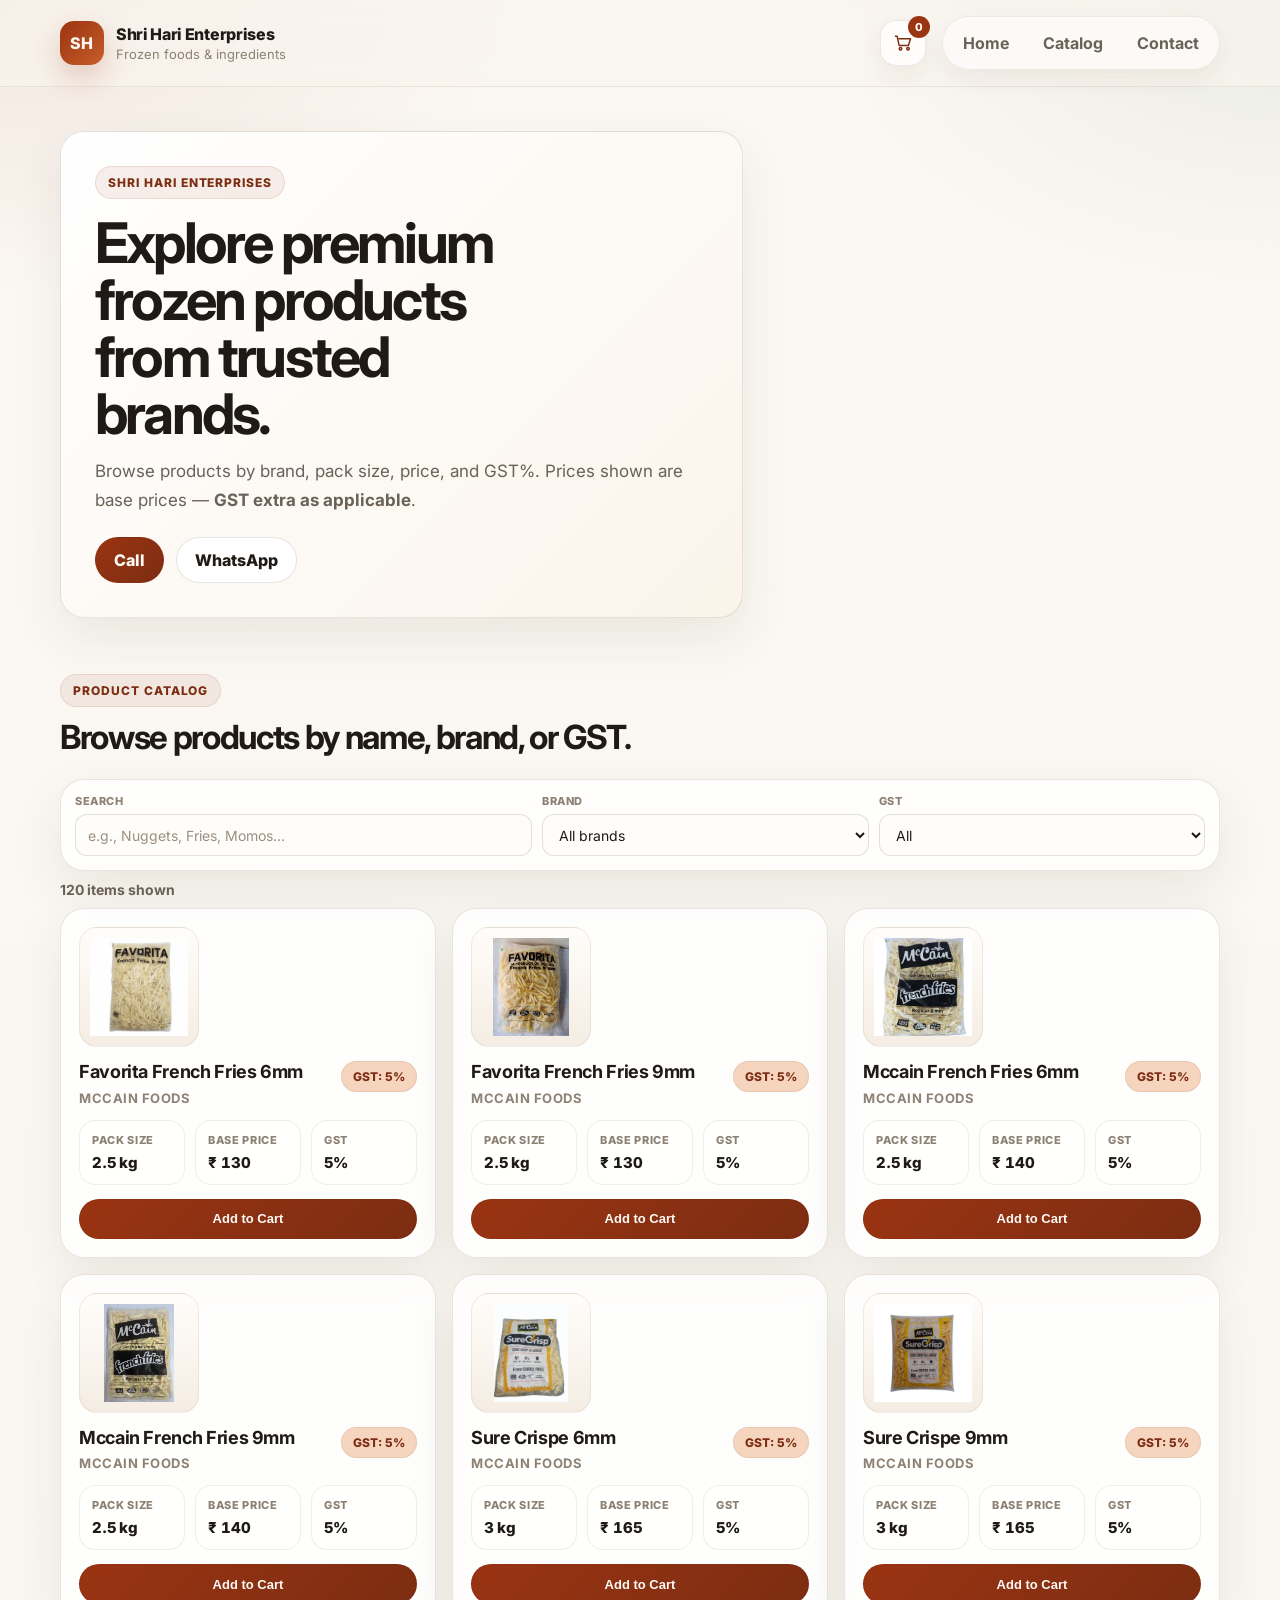
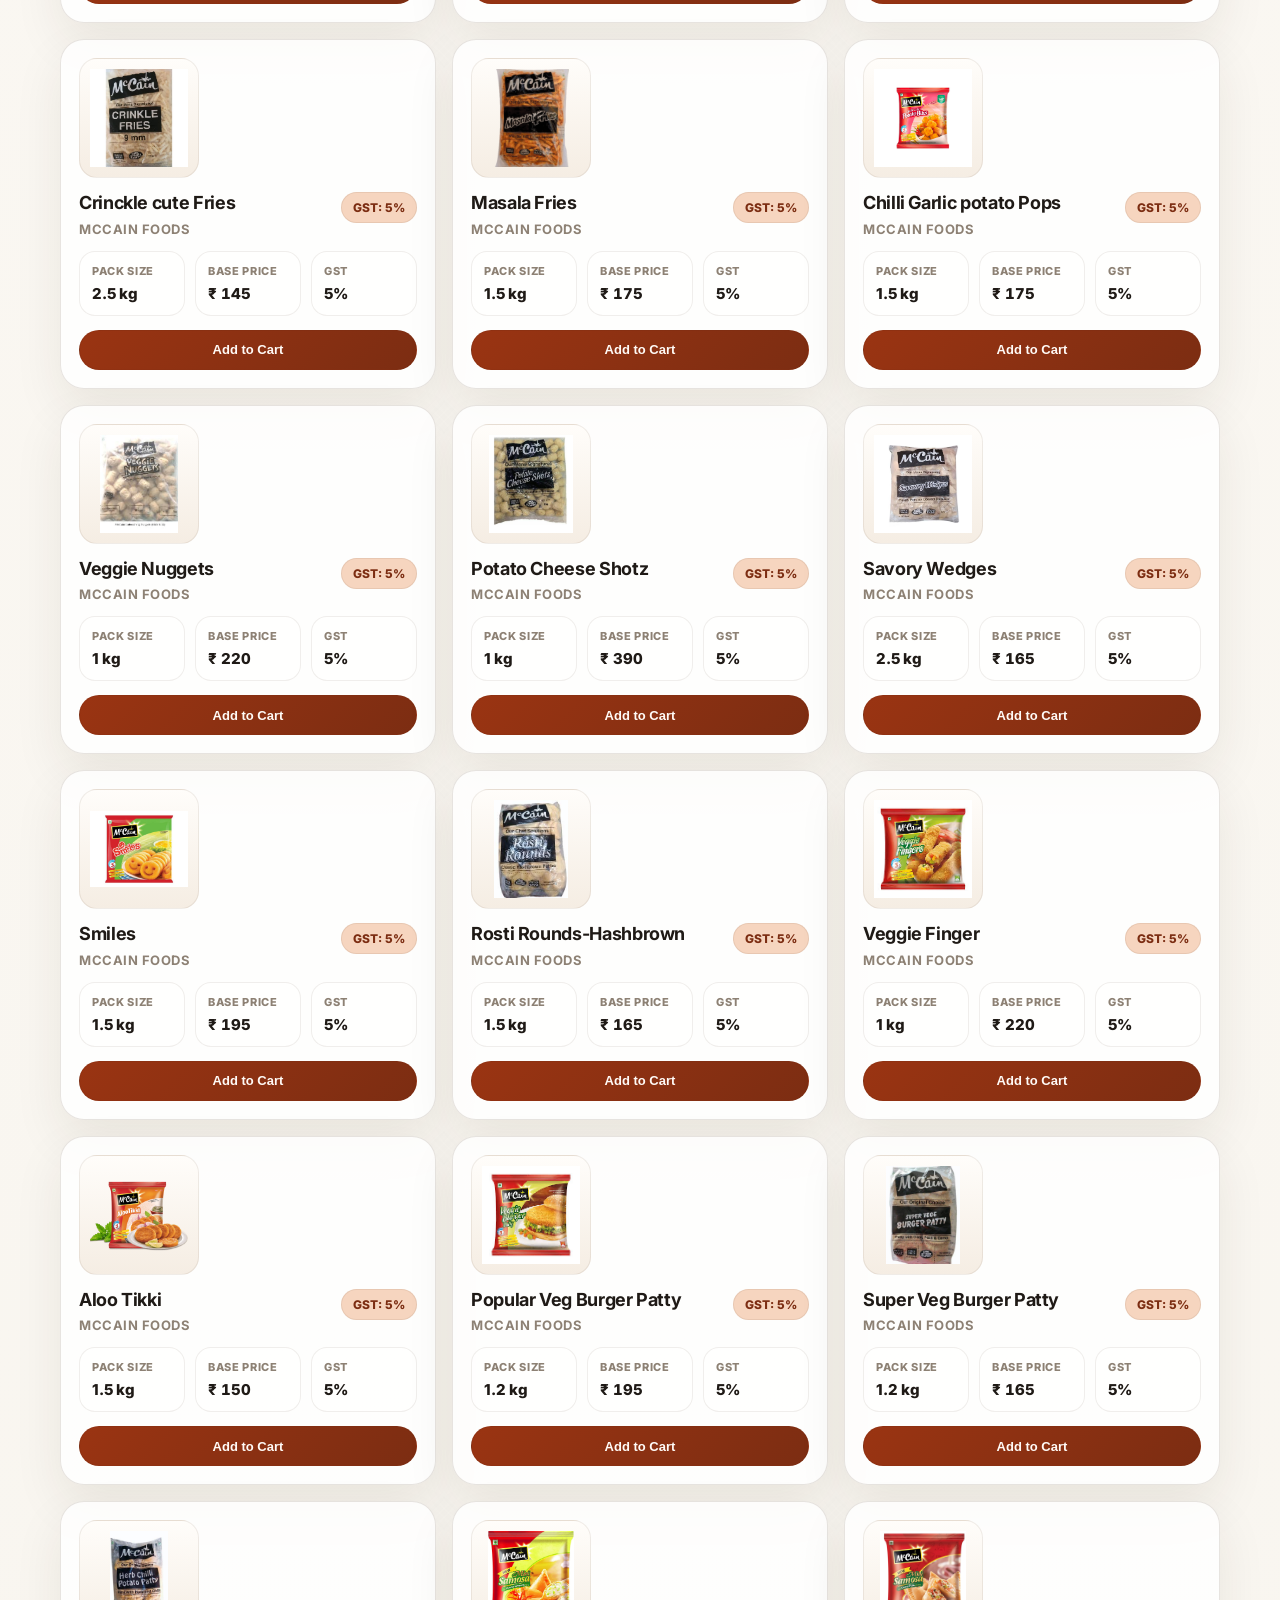
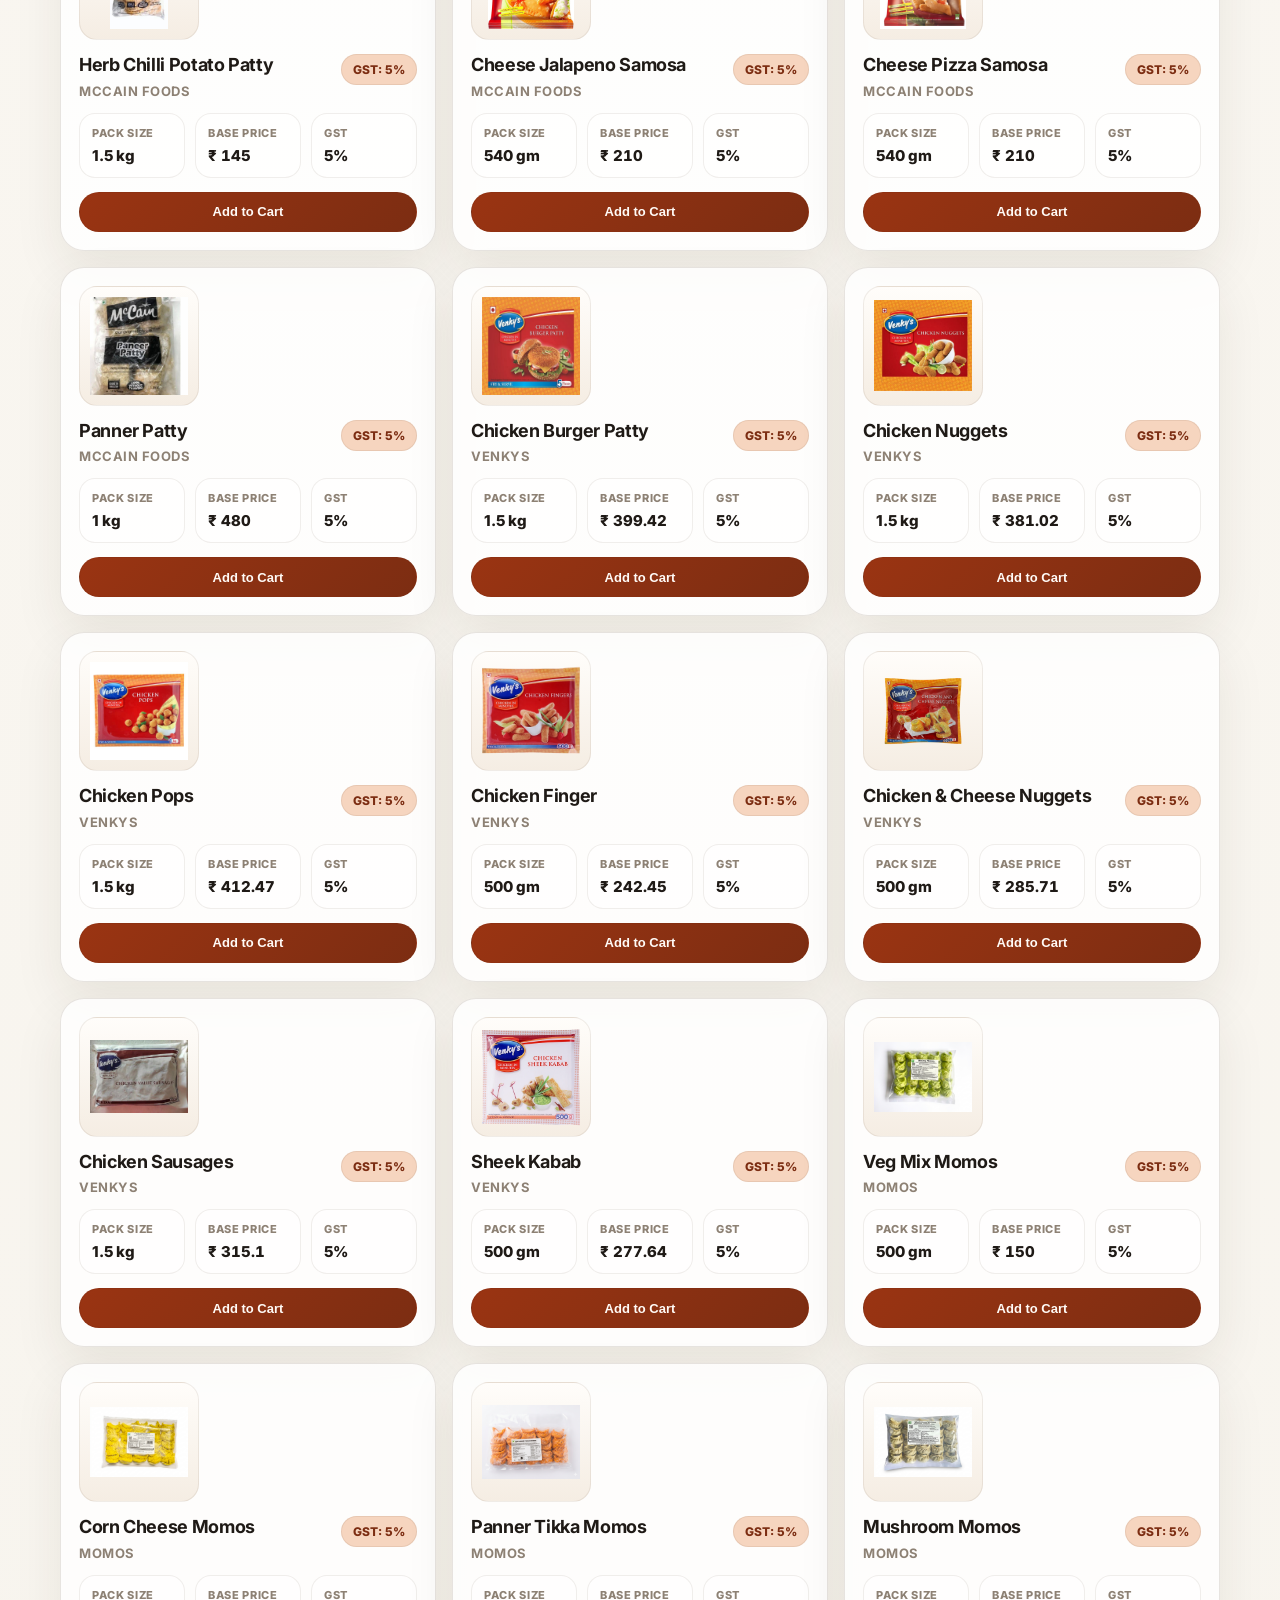
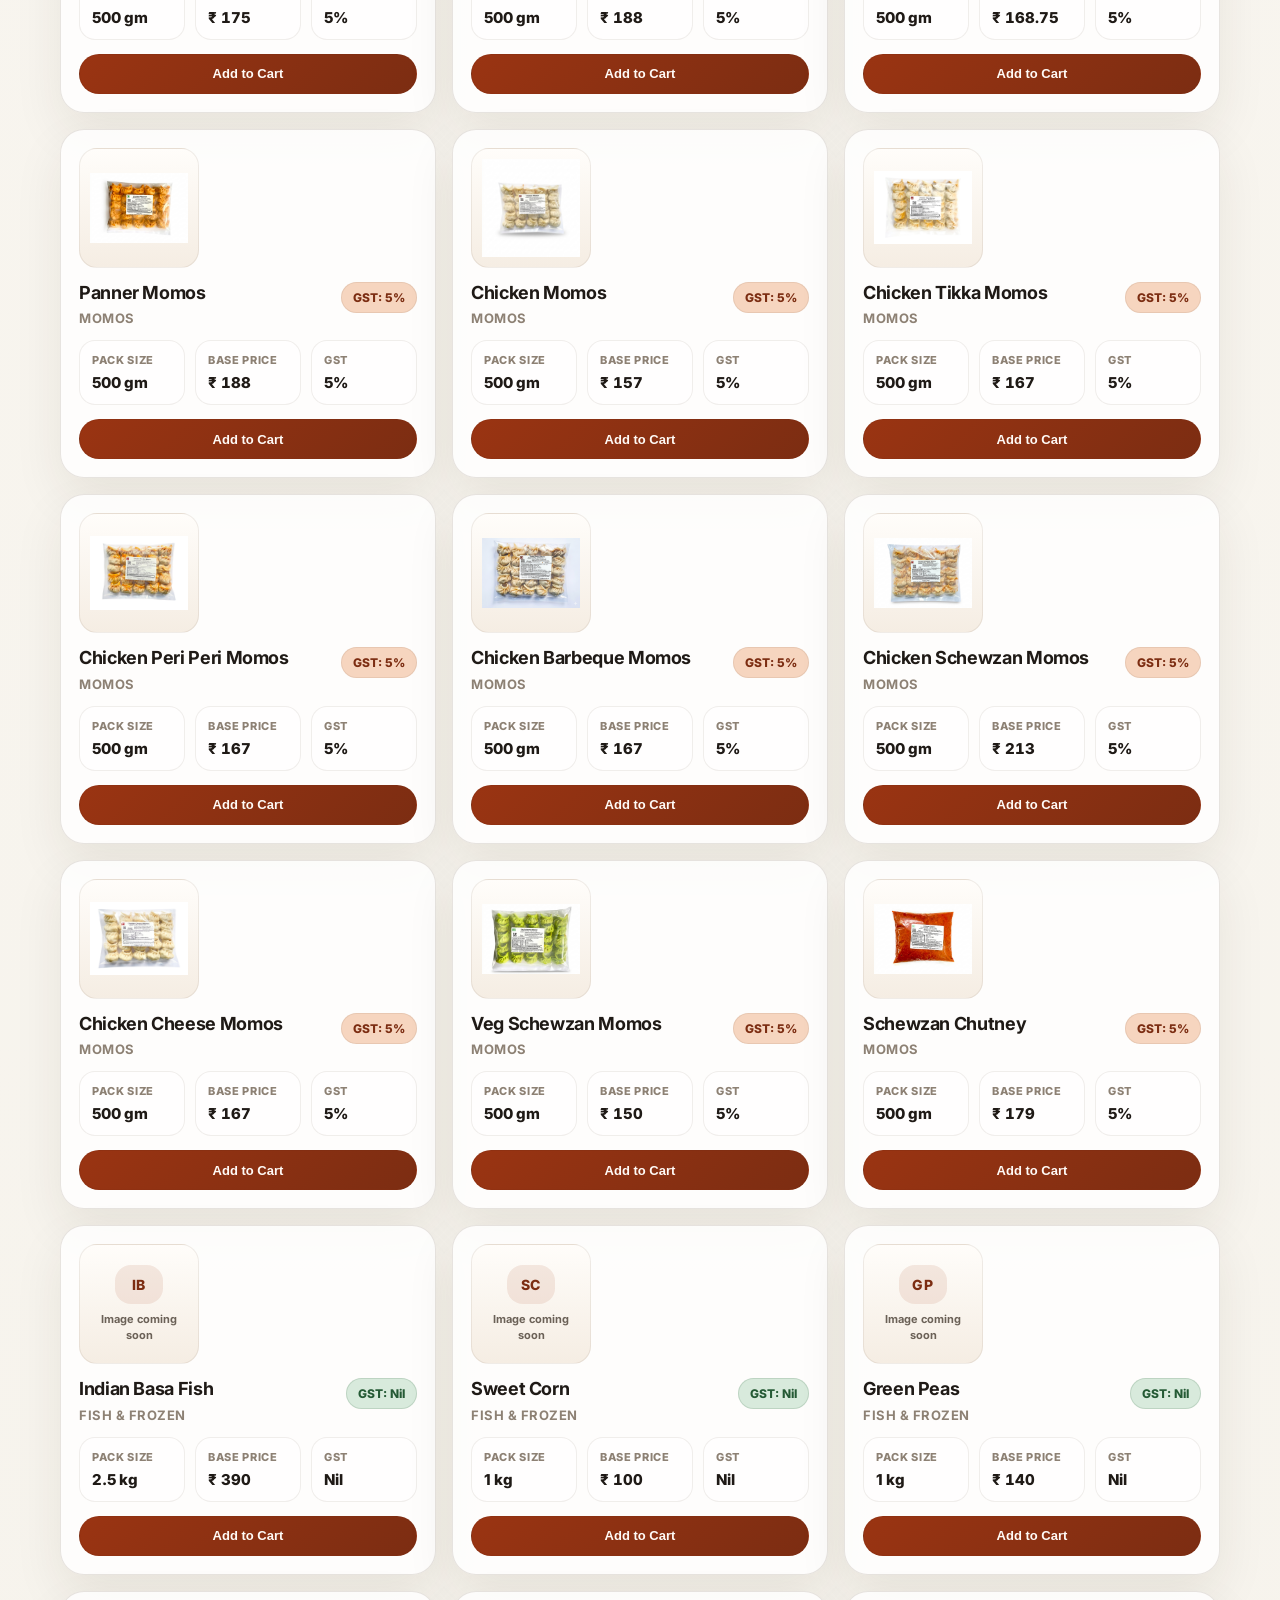
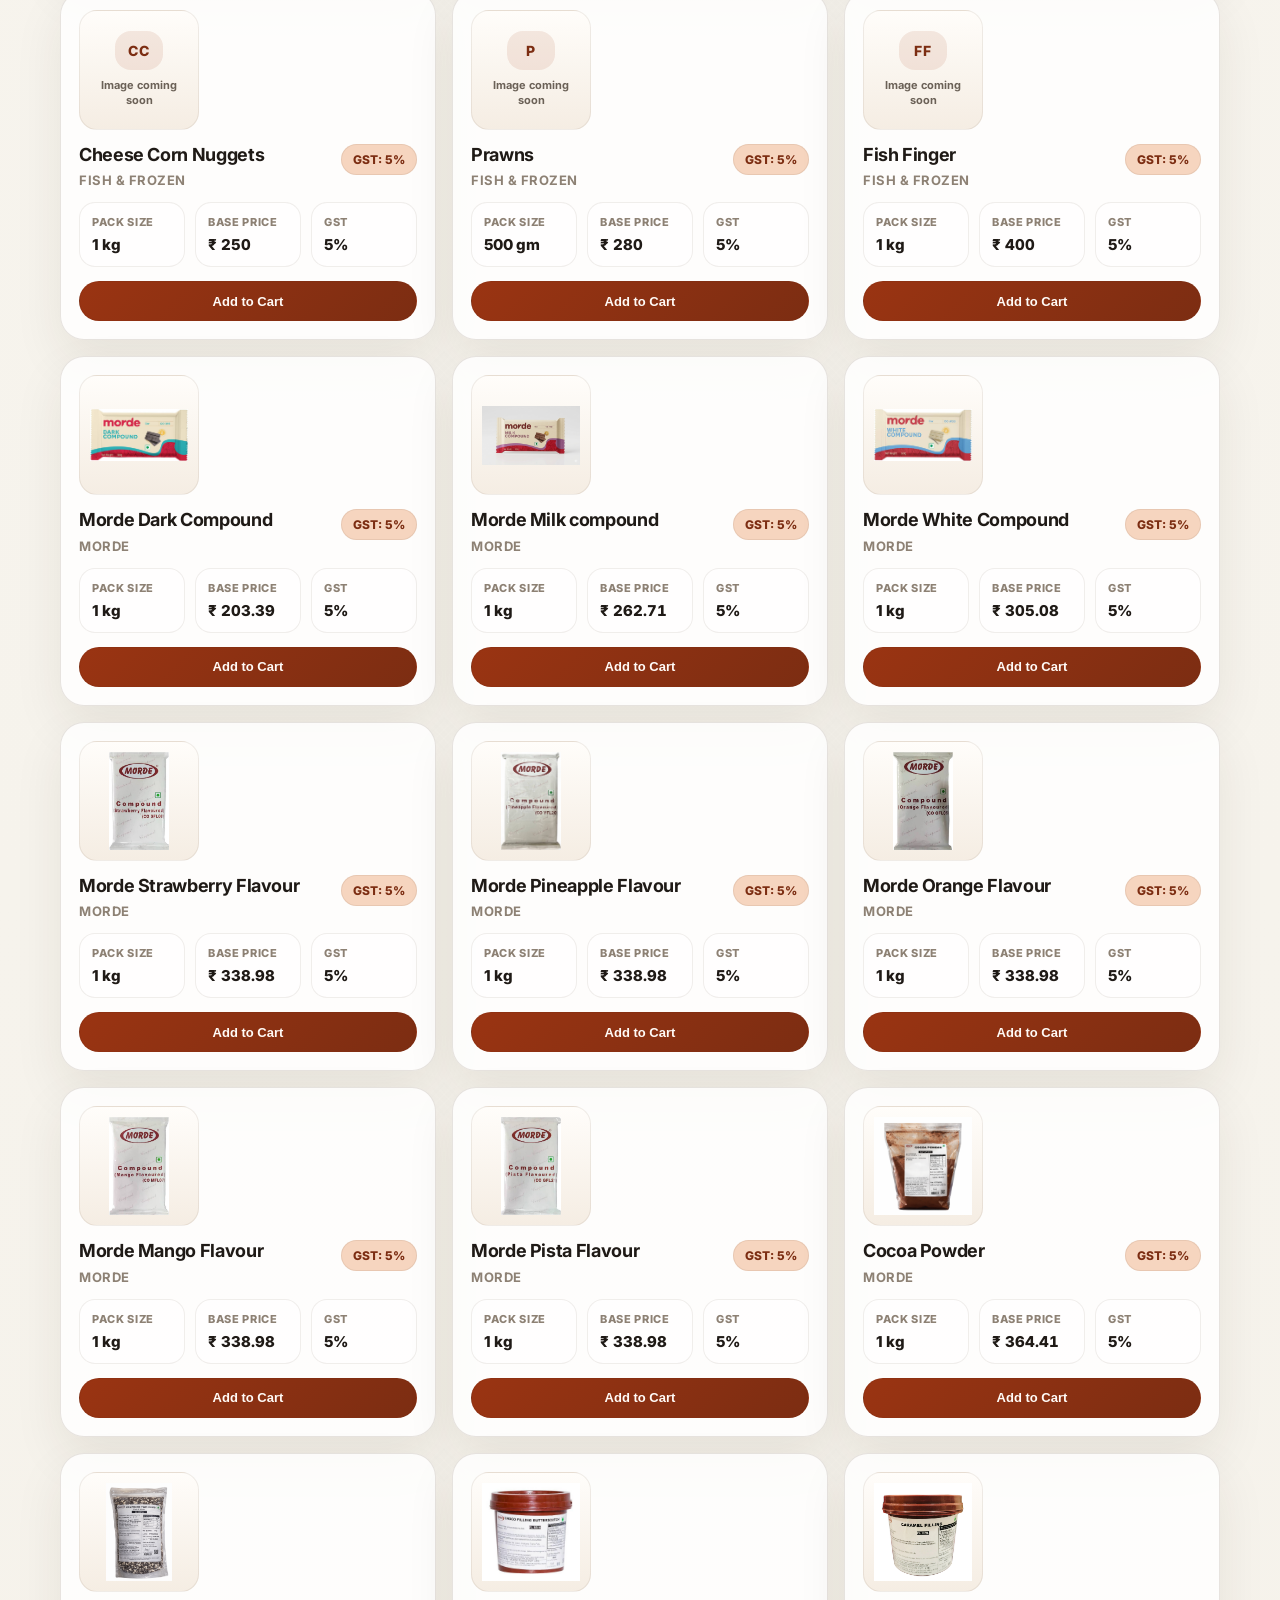
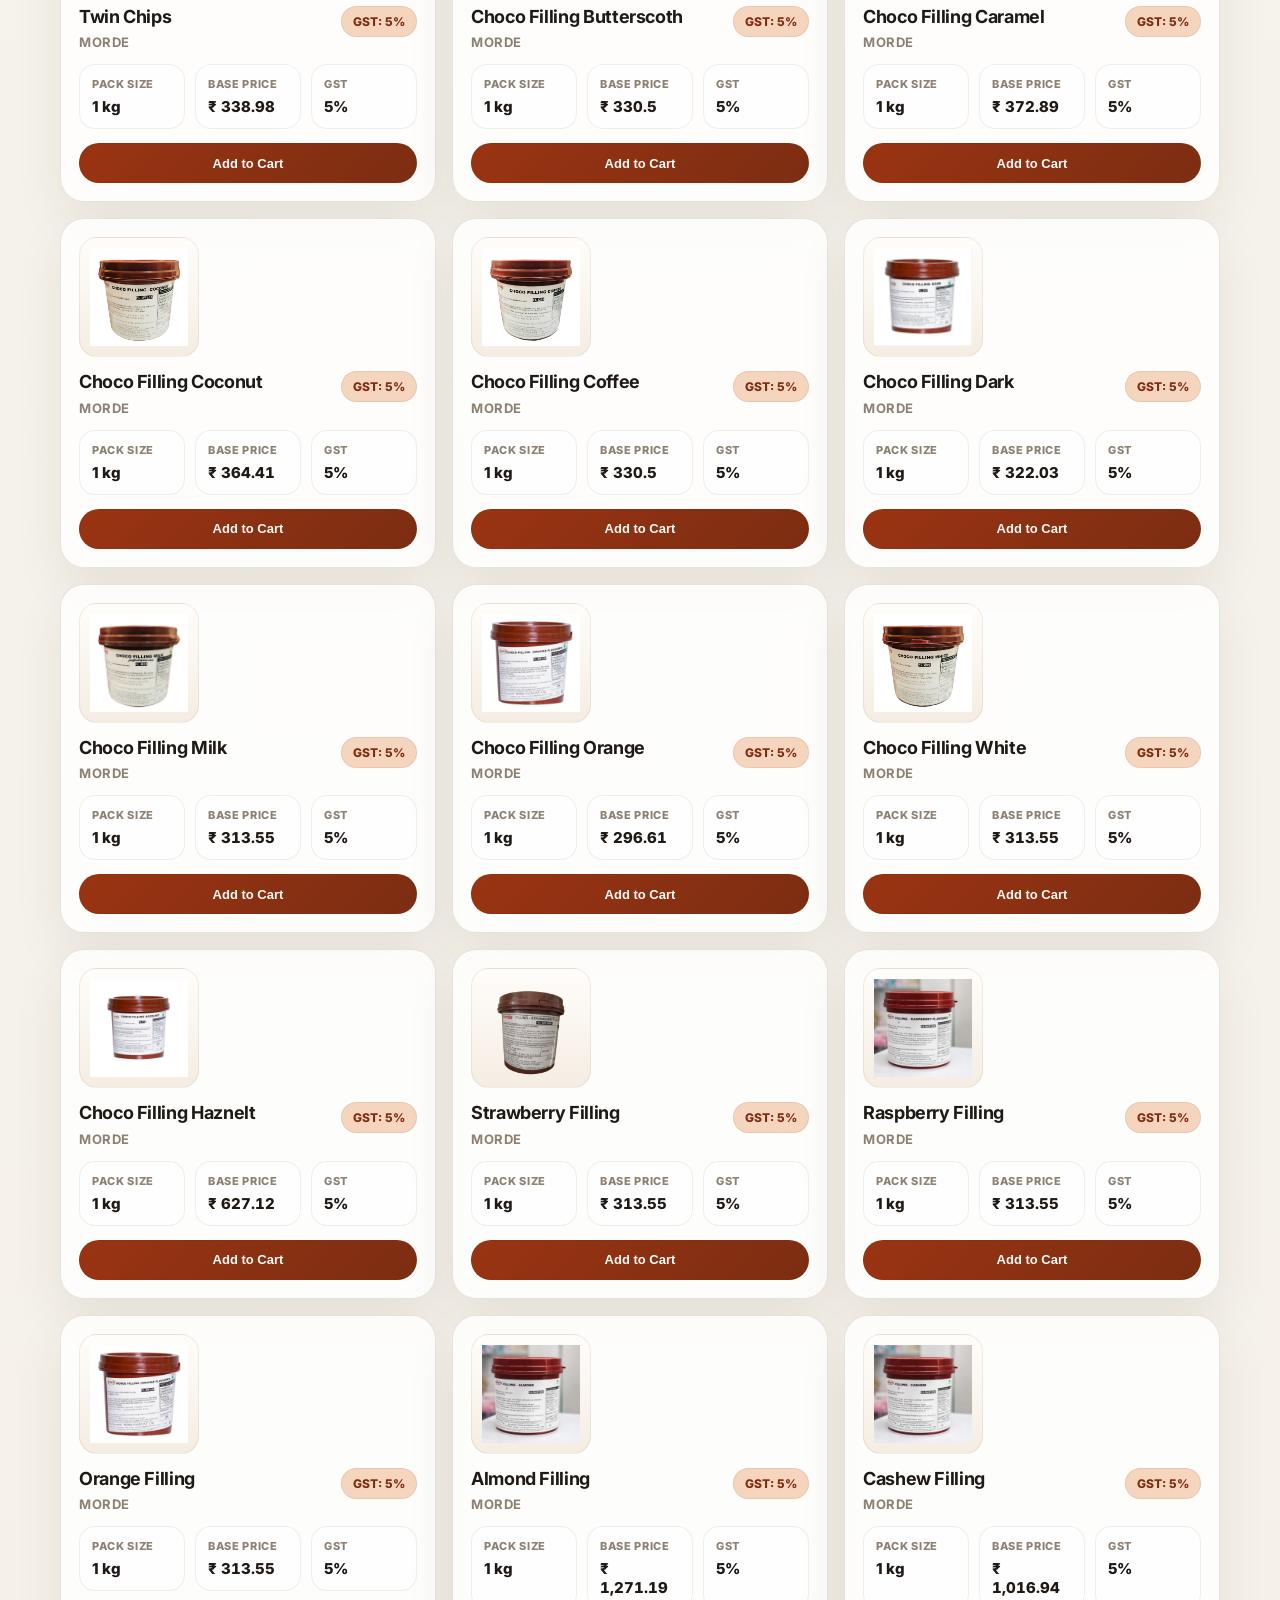
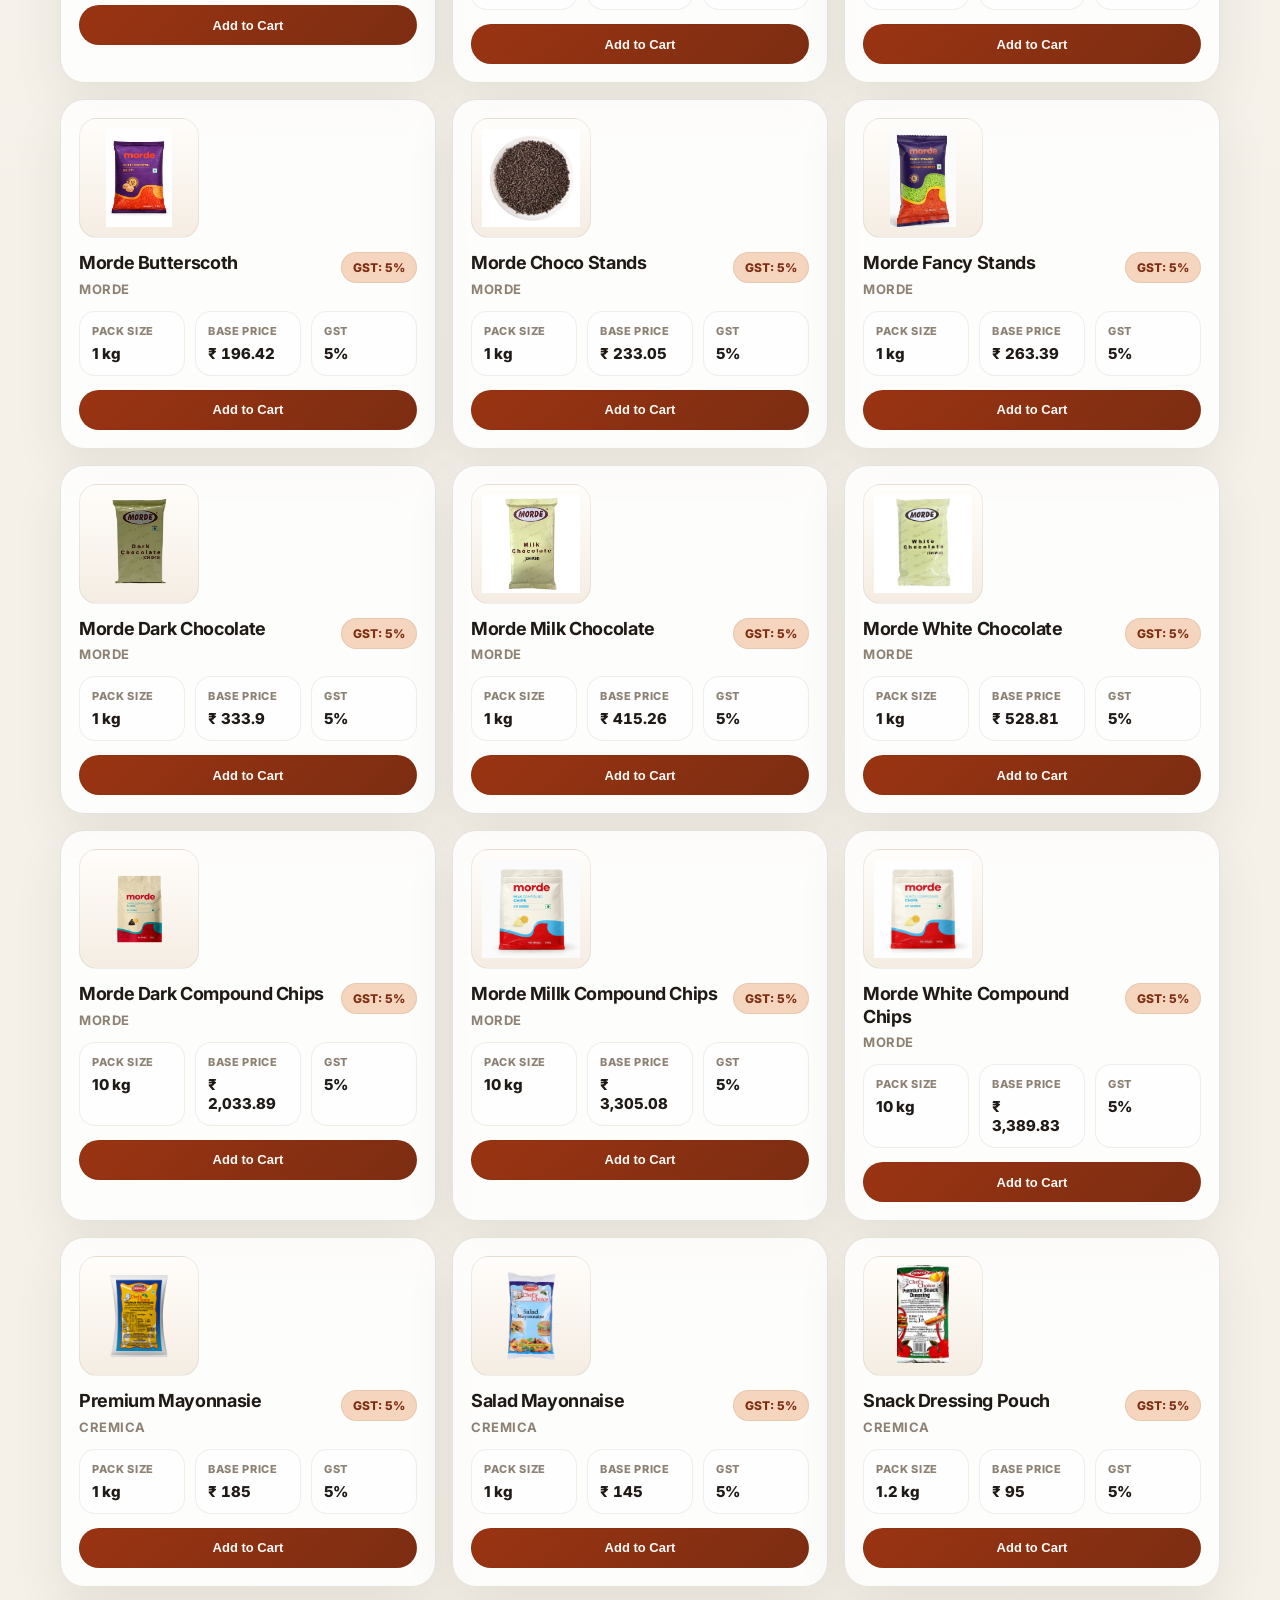
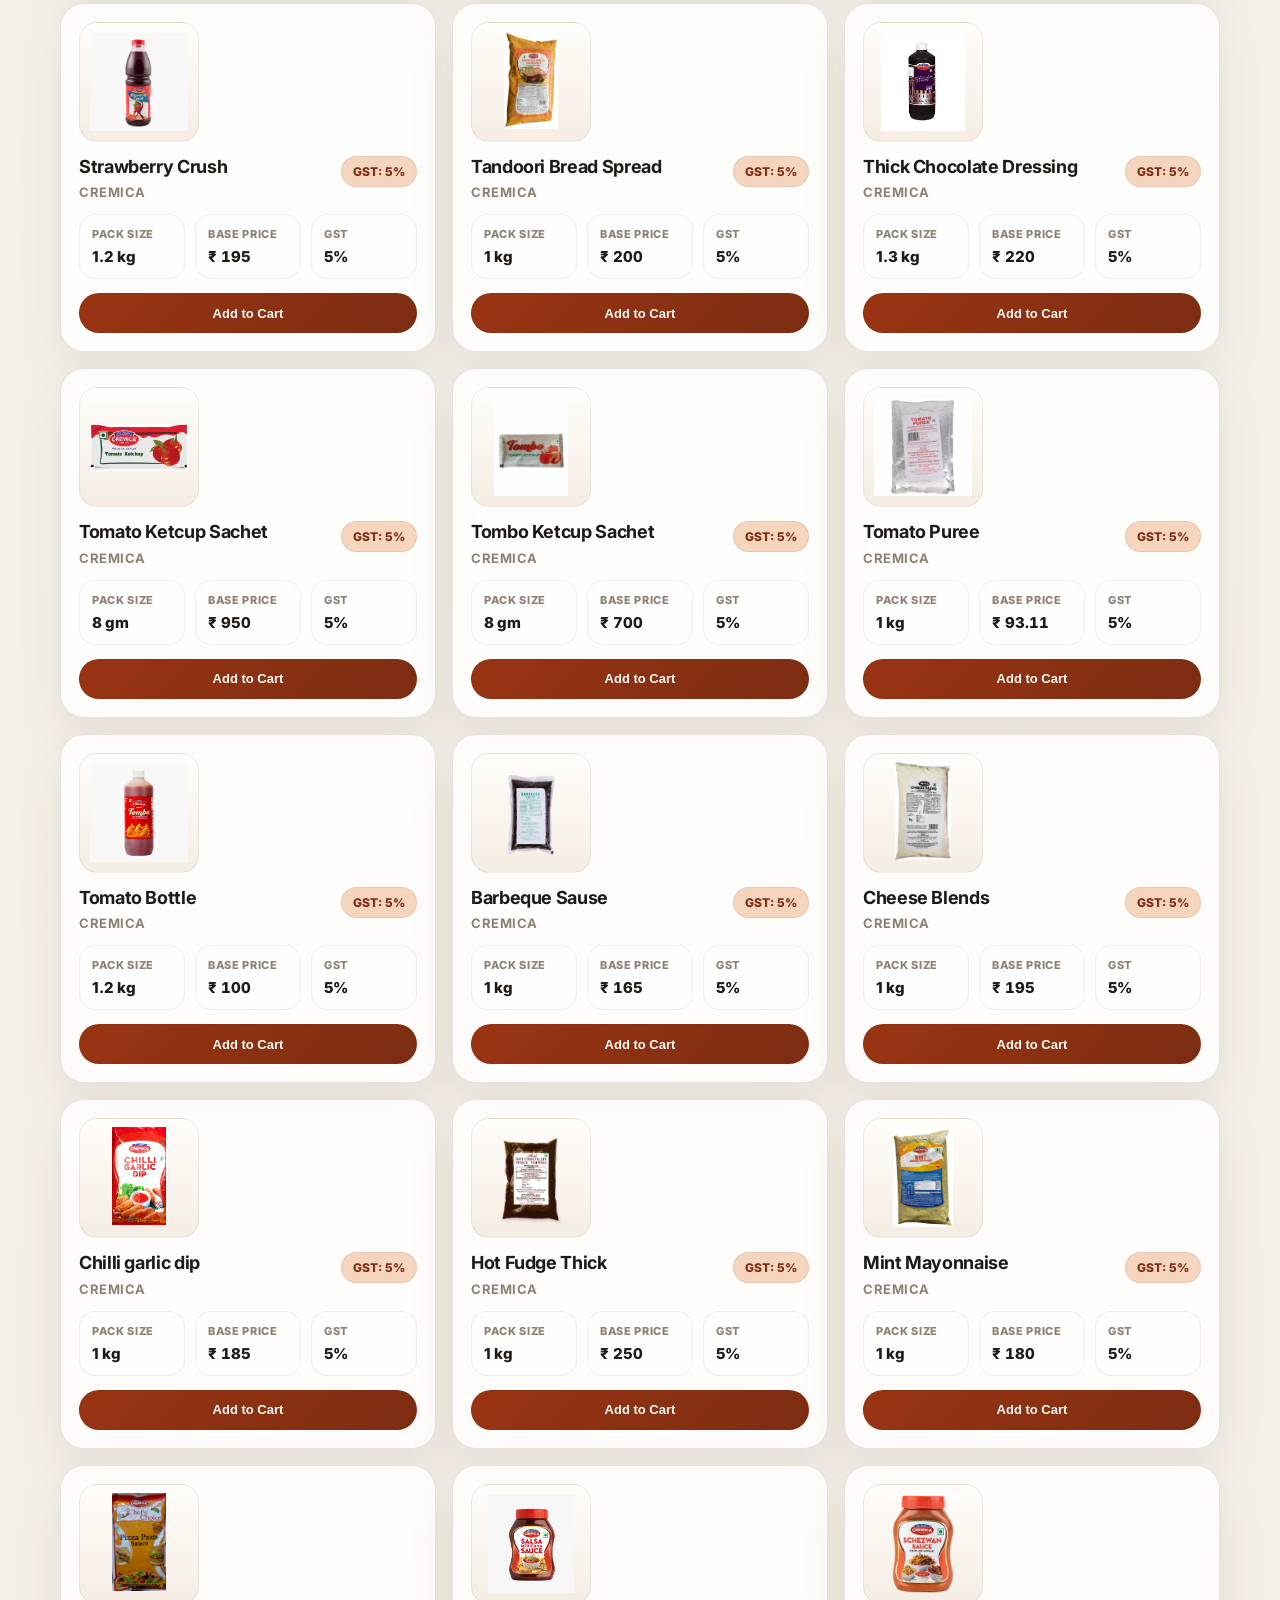
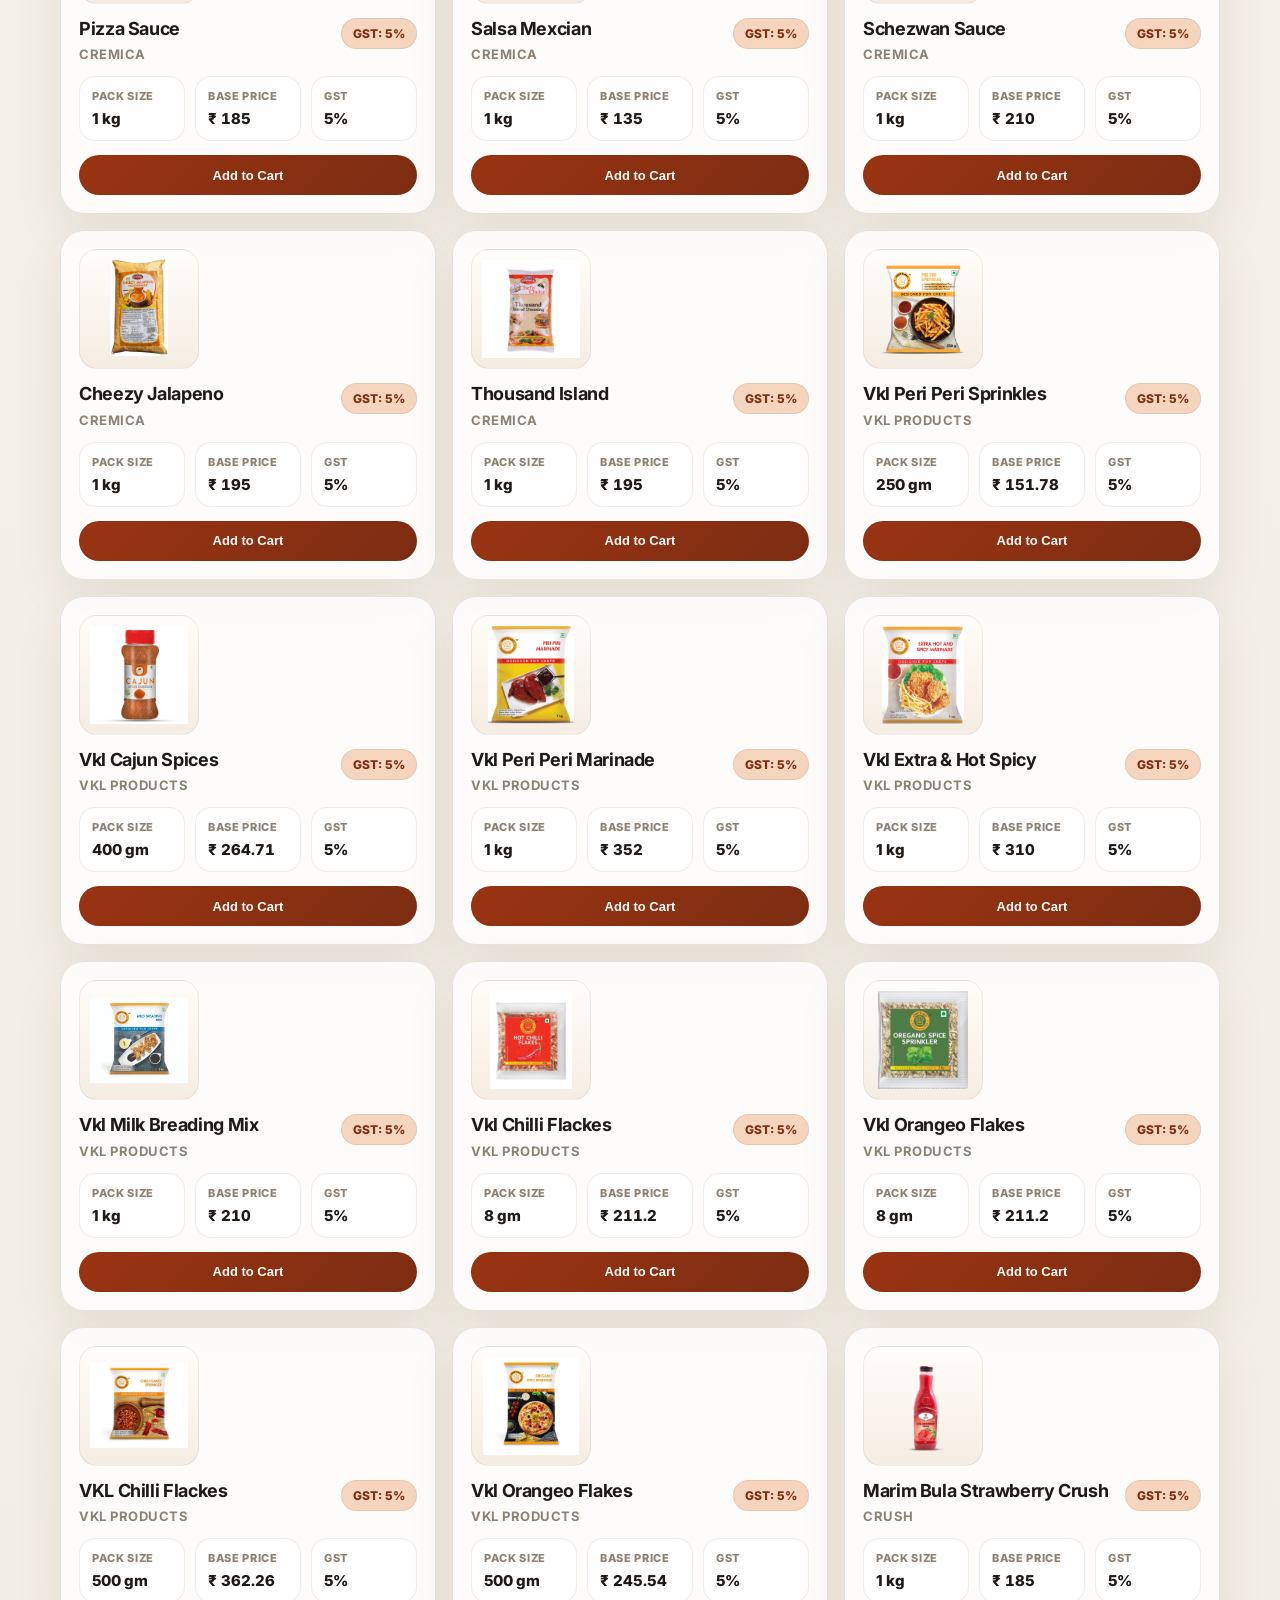
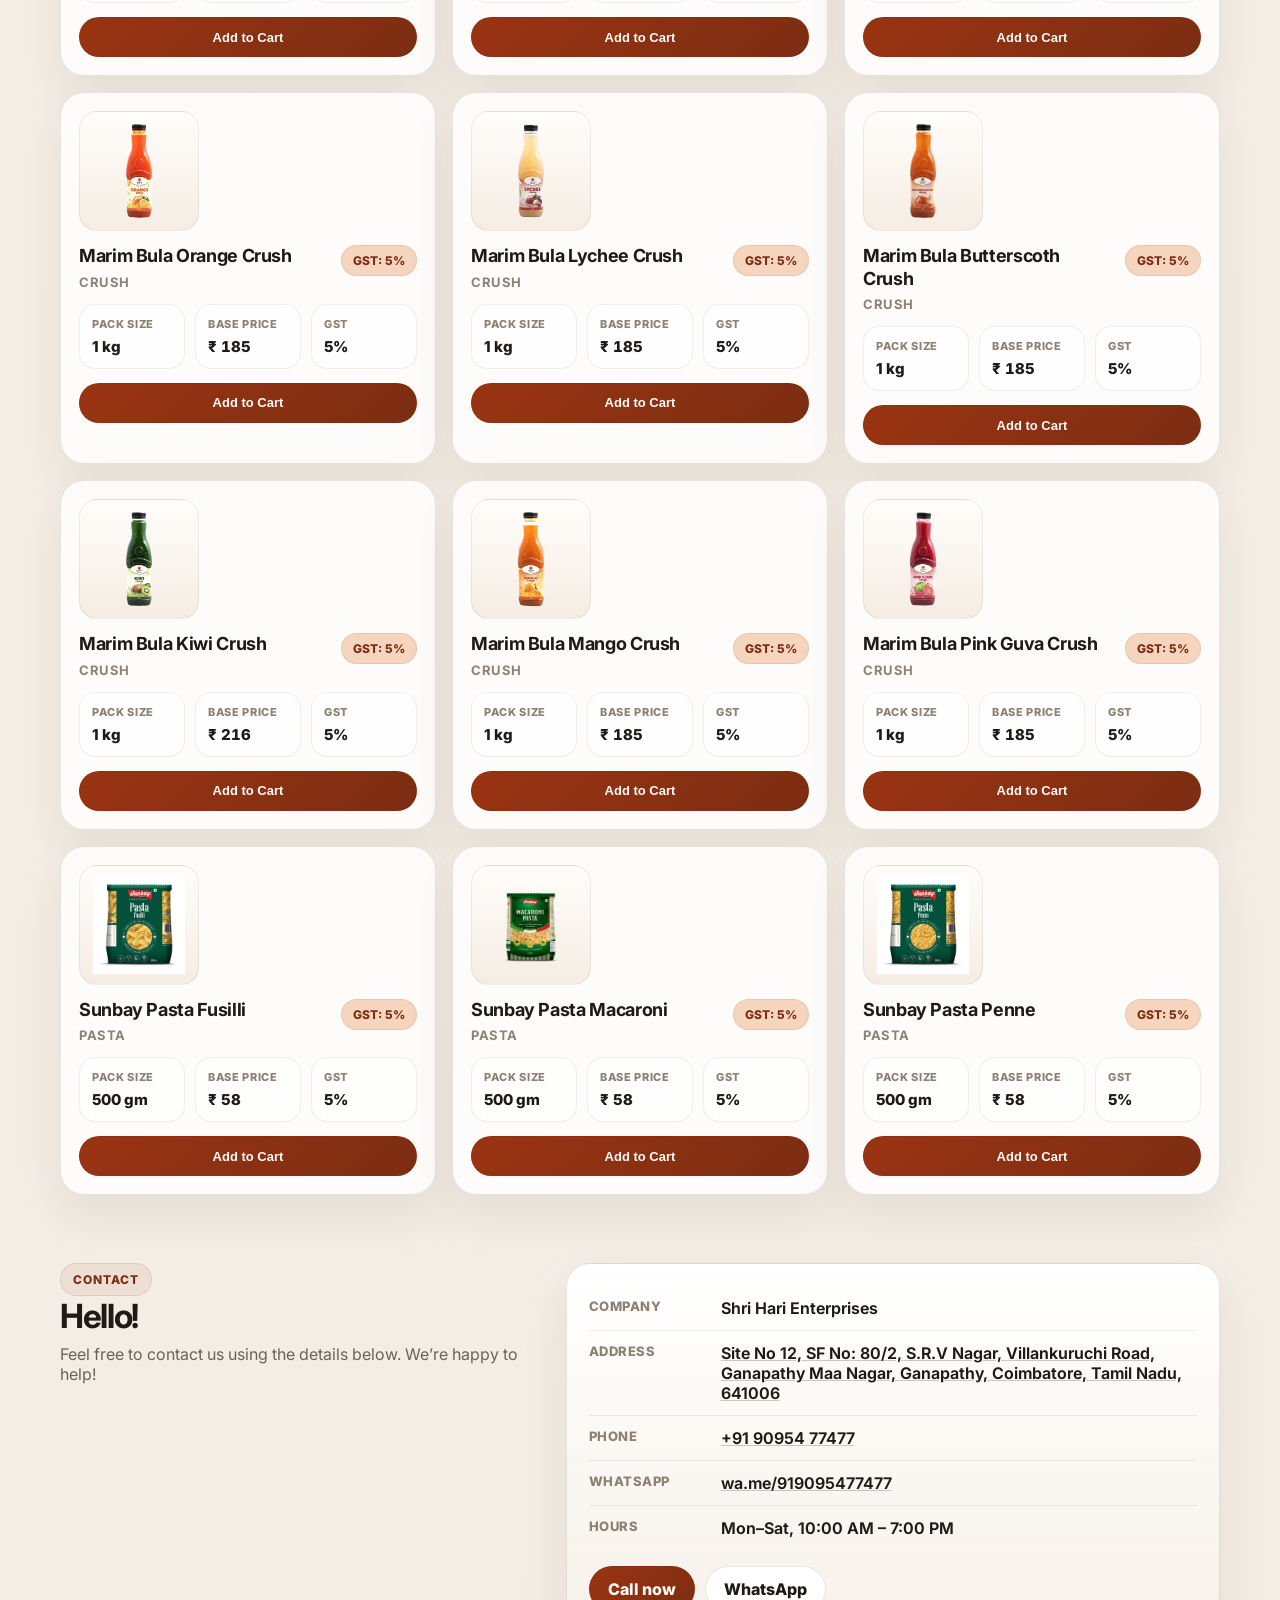
<file: index.html>
<!doctype html>
<html lang="en">
  <head>
    <meta charset="UTF-8" />
    <meta name="viewport" content="width=device-width, initial-scale=1" />
    <meta
      name="description"
      content="Shri Hari Enterprises – frozen foods & ingredients catalog with search and filters."
    />
    <title>Shri Hari Enterprises | Catalog</title>
    <link rel="preconnect" href="https://fonts.googleapis.com" />
    <link rel="preconnect" href="https://fonts.gstatic.com" crossorigin />
    <link
      href="https://fonts.googleapis.com/css2?family=Inter:wght@400;500;600;700&display=swap"
      rel="stylesheet"
    />
    <link rel="stylesheet" href="assets/styles.css?v=20260323-1" />
  </head>
  <body>
    <a class="skip-link" href="#catalog">Skip to catalog</a>

    <header class="site-header">
      <div class="container header-inner">
        <div class="brand">
          <div class="brand-mark" aria-hidden="true">SH</div>
          <div class="brand-text">
            <div class="brand-name">Shri Hari Enterprises</div>
            <div class="brand-tagline">Frozen foods & ingredients</div>
          </div>

          <a id="orderPageBtn" class="header-order-btn" href="cart.html" aria-label="Open order summary">
            <span class="header-order-icon" aria-hidden="true">
              <svg viewBox="0 0 24 24" fill="none" stroke="currentColor" stroke-width="1.8" stroke-linecap="round" stroke-linejoin="round">
                <circle cx="9" cy="19" r="1.5"></circle>
                <circle cx="18" cy="19" r="1.5"></circle>
                <path d="M3 4h2l2.2 10.2a1 1 0 0 0 1 .8h9.6a1 1 0 0 0 1-.8L21 7H7.4"></path>
              </svg>
            </span>
            <span id="orderCountBadge" class="order-count-badge">0</span>
          </a>
        </div>

        <nav class="nav" aria-label="Primary">
          <a href="#home">Home</a>
          <a href="#catalog">Catalog</a>
          <a href="#contact">Contact</a>
        </nav>
      </div>
    </header>

    <main>
      <section id="home" class="hero">
        <div class="container hero-grid">
          <div class="hero-copy">
            <div class="eyebrow">Shri Hari Enterprises</div>
            <h1>Explore premium frozen products from trusted brands.</h1>
            <p class="lead">
              Browse products by brand, pack size, price, and GST%. Prices shown
              are base prices — <strong>GST extra as applicable</strong>.
            </p>

            <div class="cta-row" role="group" aria-label="Quick actions">
              <a class="btn primary" href="tel:+919095477477" data-placeholder="phone"
                >Call</a
              >
              <a
                class="btn"
                href="https://wa.me/919095477477?text=Hi%20Shri%20Hari%20Enterprises%2C%20please%20share%20details."
                target="_blank"
                rel="noreferrer"
                data-placeholder="whatsapp"
                >WhatsApp</a
              >
            </div>

          </div>

        </div>
      </section>

      <section id="catalog" class="catalog">
        <div class="container">
          <div class="section-head">
            <div>
              <div class="section-kicker">Product Catalog</div>
              <h2>Browse products by name, brand, or GST.</h2>
            </div>
          </div>

          <div class="controls" aria-label="Catalog controls">
            <label class="control">
              <span class="control-label">Search</span>
              <input
                id="searchInput"
                type="search"
                placeholder="e.g., Nuggets, Fries, Momos…"
                autocomplete="off"
              />
            </label>

            <label class="control">
              <span class="control-label">Brand</span>
              <select id="brandSelect">
                <option value="">All brands</option>
              </select>
            </label>

            <label class="control">
              <span class="control-label">GST</span>
              <select id="gstSelect">
                <option value="">All</option>
              </select>
            </label>
          </div>

          <div class="catalog-bar">
            <div id="resultsMeta" class="results-meta" aria-live="polite"></div>
            <button id="clearBtn" class="filter-reset-btn" type="button" hidden>Reset filters</button>
          </div>

          <div id="catalogGrid" class="grid" aria-label="Product results"></div>

          <div id="emptyState" class="empty" hidden>
            <div class="empty-title">No results</div>
            <div class="empty-subtitle">
              Try clearing filters or searching a different keyword.
            </div>
          </div>
        </div>
      </section>

      <section id="contact" class="contact">
        <div class="container contact-grid">
          <div>
            <div class="section-kicker">Contact</div>
            <h2>Hello!</h2>
            <p class="muted">
              Feel free to contact us using the details below. We’re happy to help!
            </p>
          </div>

          <div class="contact-card">
            <div class="contact-row">
              <div class="contact-k">Company</div>
              <div class="contact-v">Shri Hari Enterprises</div>
            </div>
            <div class="contact-row">
              <div class="contact-k">Address</div>
              <div class="contact-v">
                <a
                  href="https://maps.google.com/?q=11.0510234,76.9981350"
                  target="_blank"
                  rel="noreferrer"
                  >Site No 12, SF No: 80/2, S.R.V Nagar, Villankuruchi Road,
                  Ganapathy Maa Nagar, Ganapathy, Coimbatore, Tamil Nadu,
                  641006</a
                >
              </div>
            </div>
            <div class="contact-row">
              <div class="contact-k">Phone</div>
              <div class="contact-v">
                <a href="tel:+919095477477">+91 90954 77477</a>
              </div>
            </div>
            <div class="contact-row">
              <div class="contact-k">WhatsApp</div>
              <div class="contact-v">
                <a
                  href="https://wa.me/919095477477"
                  target="_blank"
                  rel="noreferrer"
                  >wa.me/919095477477</a
                >
              </div>
            </div>
            <div class="contact-row">
              <div class="contact-k">Hours</div>
              <div class="contact-v">Mon–Sat, 10:00 AM – 7:00 PM</div>
            </div>

            <div class="contact-cta">
              <a class="btn primary" href="tel:+919095477477">Call now</a>
              <a
                class="btn"
                href="https://wa.me/919095477477?text=Hi%2C%20please%20share%20your%20latest%20price%20list."
                target="_blank"
                rel="noreferrer"
                >WhatsApp</a
              >
            </div>
          </div>
        </div>
      </section>
    </main>

    <footer class="site-footer">
      <div class="container footer-inner">
        <div class="footer-left">
          <div class="footer-title">Shri Hari Enterprises</div>
          <div class="footer-subtitle">Prices: base price, GST extra as applicable</div>
        </div>
        <div class="footer-right">
          <a class="footer-link" href="#home">Back to top</a>
        </div>
      </div>
    </footer>

    <script src="data/products-data.js?v=20260323-1" defer></script>
    <script src="assets/app.js?v=20260323-1" defer></script>
  </body>
</html>
</file>
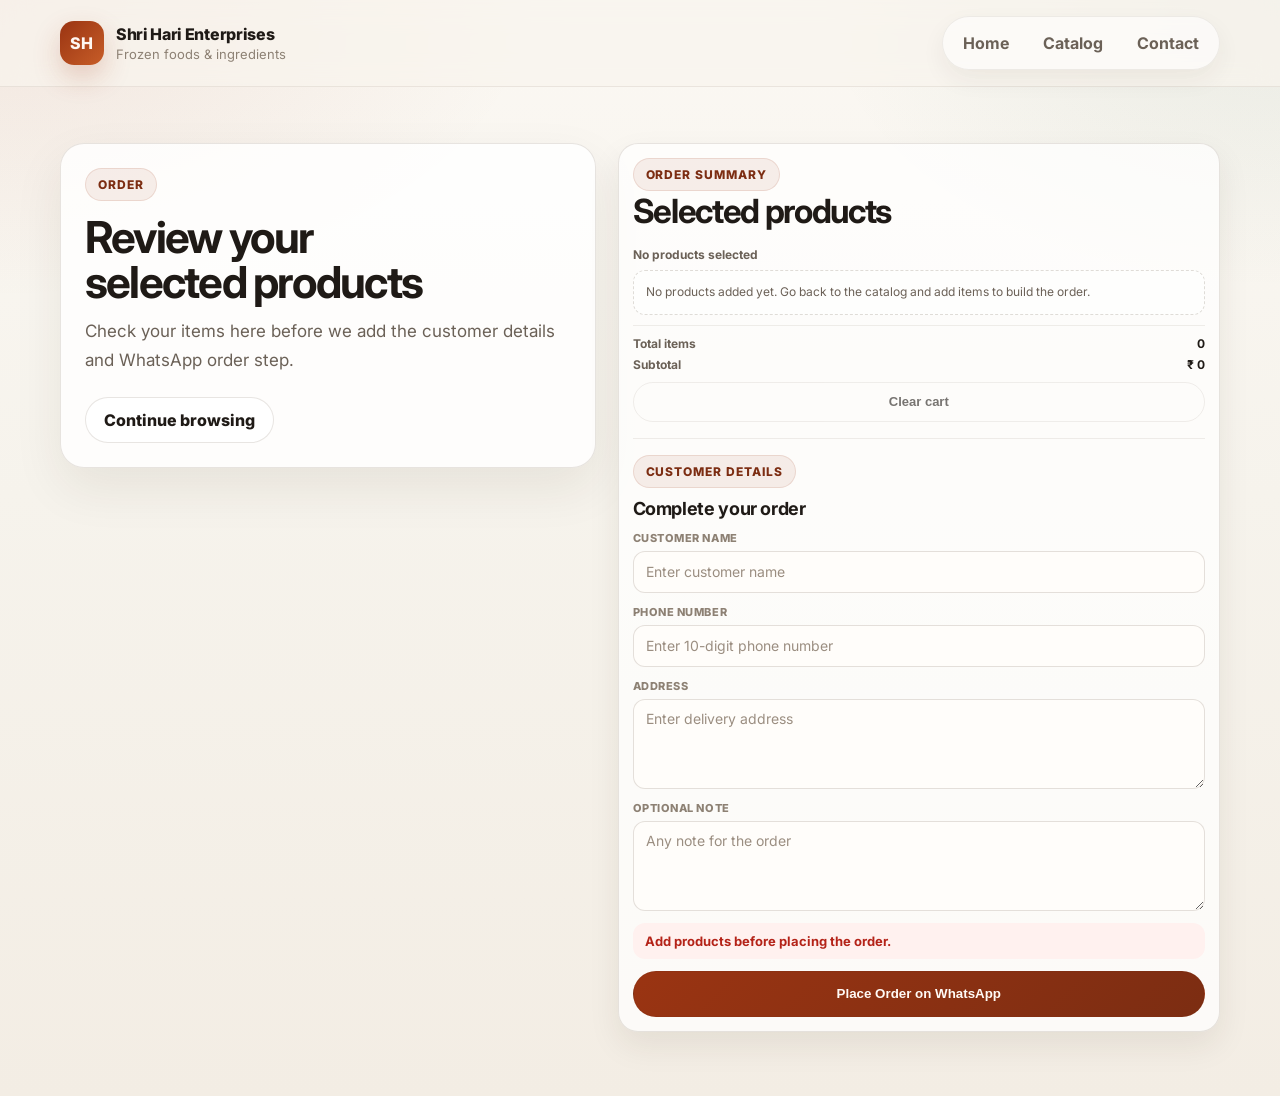
<file: cart.html>
<!doctype html>
<html lang="en">
  <head>
    <meta charset="UTF-8" />
    <meta name="viewport" content="width=device-width, initial-scale=1" />
    <meta
      name="description"
      content="Shri Hari Enterprises order summary for selected frozen products."
    />
    <title>Shri Hari Enterprises | Order Summary</title>
    <link rel="preconnect" href="https://fonts.googleapis.com" />
    <link rel="preconnect" href="https://fonts.gstatic.com" crossorigin />
    <link
      href="https://fonts.googleapis.com/css2?family=Inter:wght@400;500;600;700&display=swap"
      rel="stylesheet"
    />
    <link rel="stylesheet" href="assets/styles.css?v=20260323-1" />
  </head>
  <body>
    <header class="site-header">
      <div class="container header-inner">
        <div class="brand">
          <div class="brand-mark" aria-hidden="true">SH</div>
          <div class="brand-text">
            <div class="brand-name">Shri Hari Enterprises</div>
            <div class="brand-tagline">Frozen foods & ingredients</div>
          </div>
        </div>

        <nav class="nav" aria-label="Primary">
          <a href="index.html#home">Home</a>
          <a href="index.html#catalog">Catalog</a>
          <a href="index.html#contact">Contact</a>
        </nav>
      </div>
    </header>

    <main class="order-page">
      <section class="catalog">
        <div class="container order-page-grid">
          <div class="order-page-copy">
            <div class="section-kicker">Order</div>
            <h1 class="order-page-title">Review your selected products</h1>
            <p class="lead">
              Check your items here before we add the customer details and WhatsApp order step.
            </p>
            <div class="cta-row">
              <a class="btn" href="index.html#catalog">Continue browsing</a>
            </div>
          </div>

          <section class="cart-panel cart-page-panel" aria-labelledby="cartTitle">
            <div class="cart-head">
              <div>
                <div class="section-kicker">Order summary</div>
                <h2 id="cartTitle">Selected products</h2>
              </div>
            </div>

            <div id="cartMeta" class="cart-meta" aria-live="polite">No products selected</div>
            <div id="cartItems" class="cart-items" hidden></div>

            <div id="cartEmpty" class="cart-empty">
              No products added yet. Go back to the catalog and add items to build the order.
            </div>

            <div class="cart-summary">
              <div class="cart-summary-row">
                <span>Total items</span>
                <strong id="cartItemCount">0</strong>
              </div>
              <div class="cart-summary-row">
                <span>Subtotal</span>
                <strong id="cartSubtotal">₹ 0</strong>
              </div>
            </div>

            <button id="cartClearBtn" class="btn small ghost cart-clear-btn" type="button" hidden>
              Clear cart
            </button>

            <div class="order-form-block">
              <div class="section-kicker">Customer details</div>
              <h3 class="order-form-title">Complete your order</h3>

              <form id="orderForm" class="order-form" novalidate>
                <label class="control">
                  <span class="control-label">Customer name</span>
                  <input id="customerName" name="customerName" type="text" placeholder="Enter customer name" />
                  <span id="nameError" class="field-error" hidden>Please enter the customer name.</span>
                </label>

                <label class="control">
                  <span class="control-label">Phone number</span>
                  <input id="customerPhone" name="customerPhone" type="tel" inputmode="numeric" placeholder="Enter 10-digit phone number" />
                  <span id="phoneError" class="field-error" hidden>Please enter a valid 10-digit phone number.</span>
                </label>

                <label class="control">
                  <span class="control-label">Address</span>
                  <textarea id="customerAddress" name="customerAddress" rows="3" placeholder="Enter delivery address"></textarea>
                  <span id="addressError" class="field-error" hidden>Please enter the address.</span>
                </label>

                <label class="control">
                  <span class="control-label">Optional note</span>
                  <textarea id="customerNote" name="customerNote" rows="2" placeholder="Any note for the order"></textarea>
                </label>

                <div id="cartError" class="form-message" hidden>Add products before placing the order.</div>

                <button id="placeOrderBtn" class="btn primary" type="submit">
                  Place Order on WhatsApp
                </button>
              </form>
            </div>
          </section>
        </div>
      </section>
    </main>

    <script src="assets/cart.js?v=20260323-1" defer></script>
  </body>
</html>
</file>
<file: assets/styles.css>
:root{
  --bg: #f6f3ec;
  --surface: rgba(255,255,255,.82);
  --surface-strong: #ffffff;
  --surface-soft: #f2ece0;
  --border: rgba(64,44,22,.12);
  --border-strong: rgba(64,44,22,.2);
  --text: #1f1a16;
  --muted: #6b6157;
  --muted-2: #8d8174;
  --brand: #9a3412;
  --brand-strong: #7c2d12;
  --brand-soft: #f6d5bf;
  --accent: #215732;
  --accent-soft: #d8eadc;
  --shadow: 0 20px 50px rgba(56,36,18,.08);
  --shadow-soft: 0 10px 24px rgba(56,36,18,.06);
  --radius: 24px;
}

*{ box-sizing: border-box; }
html{ scroll-behavior: smooth; }
html, body{ min-height: 100%; }
body{
  margin: 0;
  font-family: Inter, system-ui, -apple-system, Segoe UI, Roboto, Arial, sans-serif;
  background:
    radial-gradient(900px 500px at 0% 0%, rgba(154,52,18,.09), transparent 60%),
    radial-gradient(800px 500px at 100% 0%, rgba(33,87,50,.08), transparent 58%),
    linear-gradient(180deg, #fbf8f3 0%, var(--bg) 45%, #f3ede4 100%);
  color: var(--text);
}

a{ color: inherit; text-decoration: none; }
a:hover{ text-decoration: underline; }

.container{
  width: min(1160px, calc(100% - 40px));
  margin: 0 auto;
}

.skip-link{
  position: absolute;
  left: -999px;
  top: 16px;
  padding: 10px 14px;
  background: var(--surface-strong);
  border: 1px solid var(--border-strong);
  border-radius: 999px;
  box-shadow: var(--shadow-soft);
}
.skip-link:focus{ left: 16px; z-index: 100; }

.site-header{
  position: sticky;
  top: 0;
  z-index: 40;
  backdrop-filter: blur(14px);
  background: rgba(248,244,237,.72);
  border-bottom: 1px solid rgba(64,44,22,.08);
}
.header-inner{
  display: flex;
  align-items: center;
  justify-content: space-between;
  gap: 16px;
  padding: 16px 0;
}

.brand{
  display: flex;
  align-items: center;
  gap: 12px;
  min-width: 220px;
  flex: 1 1 auto;
}
.brand-mark{
  width: 44px;
  height: 44px;
  display: grid;
  place-items: center;
  font-weight: 800;
  letter-spacing: .04em;
  color: #fff7f2;
  border-radius: 14px;
  background: linear-gradient(135deg, var(--brand), #c75d28);
  box-shadow: 0 12px 28px rgba(154,52,18,.22);
}
.brand-name{
  font-weight: 800;
  letter-spacing: -.02em;
}
.brand-tagline{
  color: var(--muted-2);
  font-size: 13px;
  margin-top: 2px;
}
.brand-text{
  min-width: 0;
}

.nav{
  display: flex;
  gap: 6px;
  align-items: center;
  padding: 6px;
  border: 1px solid rgba(64,44,22,.08);
  background: rgba(255,255,255,.6);
  border-radius: 999px;
  box-shadow: var(--shadow-soft);
}
.nav a{
  font-weight: 700;
  color: var(--muted);
  padding: 10px 14px;
  border-radius: 999px;
}
.nav a:hover{
  color: var(--text);
  background: rgba(154,52,18,.08);
  text-decoration: none;
}
.header-order-btn{
  position: relative;
  margin-left: auto;
  width: 46px;
  height: 46px;
  display: inline-flex;
  align-items: center;
  justify-content: center;
  border-radius: 16px;
  border: 1px solid rgba(64,44,22,.1);
  background: rgba(255,255,255,.76);
  box-shadow: var(--shadow-soft);
}
.header-order-btn:hover{
  text-decoration: none;
  background: #fff8f3;
}
.header-order-icon{
  width: 20px;
  height: 20px;
  color: var(--brand-strong);
}
.header-order-icon svg{
  width: 100%;
  height: 100%;
  display: block;
}

.hero{ padding: 44px 0 26px; }
.hero-grid{
  display: grid;
  grid-template-columns: minmax(0, 1.2fr) minmax(300px, .8fr);
  gap: 22px;
  align-items: stretch;
}
.hero-copy,
.hero-card,
.controls,
.card,
.contact-card,
.empty{
  border: 1px solid var(--border);
  border-radius: var(--radius);
  background: var(--surface);
  box-shadow: var(--shadow);
}

.hero-copy{
  padding: 34px;
  background:
    linear-gradient(135deg, rgba(255,255,255,.92), rgba(250,243,233,.92)),
    var(--surface);
}

.eyebrow,
.section-kicker{
  display: inline-flex;
  align-items: center;
  gap: 8px;
  padding: 8px 12px;
  border-radius: 999px;
  border: 1px solid rgba(154,52,18,.12);
  background: rgba(154,52,18,.08);
  color: var(--brand-strong);
  font-size: 12px;
  font-weight: 800;
  letter-spacing: .08em;
  text-transform: uppercase;
}

.eyebrow{
  margin-bottom: 16px;
}

h1{
  margin: 0 0 14px;
  max-width: 12ch;
  font-size: clamp(32px, 5vw, 56px);
  line-height: 1.02;
  letter-spacing: -.05em;
}
h2{
  margin: 0 0 8px;
  font-size: clamp(24px, 2.6vw, 34px);
  letter-spacing: -.04em;
}
p{ margin: 0; }
.lead{
  max-width: 56ch;
  color: var(--muted);
  font-size: 17px;
  line-height: 1.7;
}
.muted{ color: var(--muted); }

.cta-row{
  display: flex;
  flex-wrap: wrap;
  gap: 12px;
  margin-top: 22px;
}

.hero-points{
  display: grid;
  grid-template-columns: repeat(3, minmax(0, 1fr));
  gap: 12px;
  margin-top: 24px;
}
.hero-point{
  display: grid;
  gap: 4px;
  padding: 16px;
  border-radius: 18px;
  background: rgba(255,255,255,.7);
  border: 1px solid rgba(64,44,22,.08);
}
.hero-point-value{
  font-size: 18px;
  font-weight: 800;
  color: var(--text);
}
.hero-point-label{
  color: var(--muted);
  font-size: 13px;
  line-height: 1.5;
}
.btn{
  display: inline-flex;
  align-items: center;
  justify-content: center;
  gap: 8px;
  min-height: 46px;
  border: 1px solid var(--border);
  border-radius: 999px;
  padding: 11px 18px;
  font-weight: 800;
  background: var(--surface-strong);
  color: var(--text);
  cursor: pointer;
  user-select: none;
  transition: transform .18s ease, box-shadow .18s ease, background-color .18s ease, border-color .18s ease;
}
.btn:hover{
  transform: translateY(-1px);
  background: #fff8f3;
  box-shadow: var(--shadow-soft);
  text-decoration: none;
}
.btn.primary{
  color: #fffaf6;
  border-color: rgba(124,45,18,.25);
  background: linear-gradient(135deg, var(--brand), var(--brand-strong));
}
.btn.primary:hover{
  background: linear-gradient(135deg, #ad3d14, #8b3214);
}
.btn.ghost{
  background: transparent;
}
.btn.small{
  min-height: 40px;
  padding: 8px 14px;
  font-size: 13px;
}
.btn[aria-disabled="true"]{
  opacity: .6;
  pointer-events: none;
}

.hero-card{
  padding: 22px;
  background:
    linear-gradient(180deg, rgba(255,255,255,.96), rgba(243,236,224,.92)),
    var(--surface);
}
.hero-card-title{
  font-size: 14px;
  font-weight: 800;
  letter-spacing: .08em;
  text-transform: uppercase;
  color: var(--muted-2);
  margin-bottom: 14px;
}
.mini-table{
  border: 1px solid var(--border);
  border-radius: 18px;
  overflow: hidden;
  background: #fffdfa;
}
.mini-row{
  display: grid;
  grid-template-columns: 1fr 1fr .8fr;
  gap: 10px;
  padding: 12px 14px;
  border-top: 1px solid rgba(64,44,22,.08);
  color: var(--muted);
  font-weight: 700;
}
.mini-row:first-child{ border-top: 0; }
.mini-head{
  color: var(--text);
  background: #f7efe4;
  font-weight: 800;
}
.note{
  margin-top: 14px;
  color: var(--muted);
  line-height: 1.6;
}

.hero-support{
  margin-top: 18px;
  padding-top: 16px;
  border-top: 1px solid rgba(64,44,22,.08);
}
.support-title{
  font-weight: 800;
  margin-bottom: 6px;
}
.support-copy{
  color: var(--muted);
  line-height: 1.6;
}

.catalog{ padding: 30px 0 12px; }
.section-head{
  display: flex;
  align-items: end;
  justify-content: space-between;
  gap: 16px;
  margin-bottom: 14px;
}
.section-head h2{
  margin-top: 10px;
}
.controls{
  display: grid;
  grid-template-columns: 1.4fr 1fr 1fr;
  gap: 10px;
  padding: 14px;
}
.control{ display: grid; gap: 6px; }
.control-label{
  font-size: 11px;
  color: var(--muted-2);
  font-weight: 800;
  letter-spacing: .05em;
  text-transform: uppercase;
}
input, select{
  width: 100%;
  min-height: 42px;
  padding: 10px 12px;
  border-radius: 12px;
  border: 1px solid rgba(64,44,22,.14);
  background: #fffdfa;
  color: var(--text);
  outline: none;
  font: inherit;
  font-size: 14px;
}
textarea{
  width: 100%;
  min-height: 90px;
  padding: 10px 12px;
  border-radius: 12px;
  border: 1px solid rgba(64,44,22,.14);
  background: #fffdfa;
  color: var(--text);
  outline: none;
  font: inherit;
  font-size: 14px;
  resize: vertical;
}
input::placeholder{ color: #9b8e81; }
textarea::placeholder{ color: #9b8e81; }
input:focus, select:focus, textarea:focus{
  border-color: rgba(154,52,18,.45);
  box-shadow: 0 0 0 4px rgba(154,52,18,.12);
}

.catalog-bar{
  display: flex;
  justify-content: space-between;
  align-items: center;
  gap: 12px;
  margin: 10px 0 10px;
}
.results-meta{
  color: var(--muted);
  font-size: 14px;
  font-weight: 700;
}
.filter-reset-btn{
  border: 0;
  background: transparent;
  color: var(--brand-strong);
  padding: 0;
  font: inherit;
  font-size: 13px;
  font-weight: 800;
  cursor: pointer;
}
.filter-reset-btn:hover{
  text-decoration: underline;
}
.order-count-badge{
  min-width: 22px;
  height: 22px;
  display: grid;
  place-items: center;
  padding: 0 5px;
  border-radius: 999px;
  background: var(--brand);
  color: #fffaf6;
  font-size: 11px;
  font-weight: 800;
  line-height: 1;
}
.header-order-btn .order-count-badge{
  position: absolute;
  top: -5px;
  right: -5px;
}

.grid{
  display: grid;
  grid-template-columns: repeat(12, 1fr);
  gap: 16px;
  padding-bottom: 22px;
}

.order-page{
  padding: 26px 0 52px;
}
.order-page-grid{
  display: grid;
  grid-template-columns: minmax(0, .8fr) minmax(300px, .9fr);
  gap: 22px;
  align-items: start;
}
.order-page-copy{
  padding: 24px;
  border: 1px solid var(--border);
  border-radius: var(--radius);
  background: var(--surface);
  box-shadow: var(--shadow);
}
.order-page-title{
  margin: 14px 0 12px;
  font-size: clamp(28px, 4vw, 44px);
  line-height: 1.02;
  letter-spacing: -.04em;
}
.cart-page-panel{
  position: static;
}

.cart-panel{
  position: sticky;
  top: 92px;
  padding: 14px;
  border: 1px solid var(--border);
  border-radius: 20px;
  background: rgba(255,255,255,.72);
  box-shadow: 0 14px 32px rgba(56,36,18,.08);
}
.cart-head{
  display: flex;
  align-items: start;
  justify-content: space-between;
  gap: 10px;
  margin-bottom: 8px;
}
.cart-head h3{
  margin: 8px 0 0;
  font-size: 16px;
  letter-spacing: -.02em;
}
.cart-meta{
  color: var(--muted);
  font-size: 12px;
  font-weight: 700;
  margin-bottom: 8px;
}
.cart-items{
  display: grid;
  gap: 8px;
  max-height: 380px;
  overflow: auto;
  padding-right: 2px;
}
.cart-item{
  padding: 10px;
  border-radius: 14px;
  border: 1px solid rgba(64,44,22,.08);
  background: rgba(255,255,255,.82);
}
.cart-item-title{
  font-size: 13px;
  font-weight: 800;
  line-height: 1.35;
}
.cart-item-meta{
  margin-top: 4px;
  color: var(--muted-2);
  font-size: 10px;
  line-height: 1.45;
}
.cart-item-price{
  margin-top: 5px;
  color: var(--muted);
  font-size: 11px;
  font-weight: 700;
}
.cart-item-actions{
  display: flex;
  align-items: center;
  justify-content: space-between;
  gap: 6px;
  margin-top: 8px;
  flex-wrap: wrap;
}
.qty-controls{
  display: inline-flex;
  align-items: center;
  gap: 4px;
  padding: 2px;
  border-radius: 999px;
  border: 1px solid rgba(64,44,22,.1);
  background: #fffdfa;
}
.qty-btn{
  width: 24px;
  height: 24px;
  border: 0;
  border-radius: 999px;
  background: rgba(154,52,18,.08);
  color: var(--brand-strong);
  font: inherit;
  font-weight: 800;
  cursor: pointer;
}
.qty-value{
  min-width: 14px;
  text-align: center;
  font-size: 12px;
  font-weight: 800;
}
.cart-line-total{
  margin-left: auto;
  font-size: 12px;
  font-weight: 800;
}
.cart-remove{
  min-height: 28px;
  padding: 4px 8px;
  font-size: 11px;
}
.cart-empty{
  padding: 12px;
  border-radius: 12px;
  border: 1px dashed rgba(64,44,22,.16);
  color: var(--muted);
  background: rgba(255,255,255,.45);
  font-size: 12px;
  line-height: 1.55;
}
.cart-summary{
  margin-top: 10px;
  padding-top: 10px;
  border-top: 1px solid rgba(64,44,22,.08);
  display: grid;
  gap: 6px;
}
.cart-summary-row{
  display: flex;
  justify-content: space-between;
  gap: 12px;
  color: var(--muted);
  font-size: 12px;
  font-weight: 700;
}
.cart-summary-row strong{
  color: var(--text);
}
.cart-clear-btn{
  width: 100%;
  margin-top: 10px;
}
.order-form-block{
  margin-top: 16px;
  padding-top: 16px;
  border-top: 1px solid rgba(64,44,22,.08);
}
.order-form-title{
  margin: 10px 0 12px;
  font-size: 18px;
  letter-spacing: -.02em;
}
.order-form{
  display: grid;
  gap: 12px;
}
.field-error{
  color: #b42318;
  font-size: 12px;
  font-weight: 700;
}
.form-message{
  padding: 10px 12px;
  border-radius: 12px;
  background: #fff1ef;
  color: #b42318;
  font-size: 13px;
  font-weight: 700;
}

.card{
  grid-column: span 12;
  padding: 18px;
  display: flex;
  flex-direction: column;
  align-items: flex-start;
  transform-origin: center;
  transition: transform .22s ease, box-shadow .22s ease, border-color .22s ease, background-color .22s ease;
}
.card:hover{
  transform: translateY(-6px) scale(1.02);
  border-color: rgba(154,52,18,.18);
  background: rgba(255,255,255,.96);
  box-shadow: 0 28px 54px rgba(56,36,18,.14);
}
.card-media{
  border-radius: 18px;
  border: 1px solid rgba(64,44,22,.08);
  background:
    linear-gradient(180deg, #fffdfa, #f5ede3);
  width: 120px;
  height: 120px;
  aspect-ratio: 1 / 1;
  overflow: hidden;
  flex: 0 0 auto;
  display: flex;
  align-items: center;
  justify-content: center;
  padding: 10px;
  margin-bottom: 14px;
  transition: transform .22s ease, box-shadow .22s ease, border-color .22s ease;
}
.card-media img{
  width: auto;
  height: auto;
  max-width: 100%;
  max-height: 100%;
  object-fit: contain;
  object-position: center;
  display: block;
  margin: auto;
  transition: transform .28s ease;
}
.card-placeholder{
  width: 100%;
  height: 100%;
  display: flex;
  flex-direction: column;
  align-items: center;
  justify-content: center;
  gap: 8px;
  text-align: center;
  padding: 10px;
  color: var(--muted);
}
.card-placeholder-badge{
  width: 48px;
  height: 48px;
  display: grid;
  place-items: center;
  border-radius: 16px;
  background: rgba(154,52,18,.1);
  color: var(--brand-strong);
  font-size: 14px;
  font-weight: 800;
  letter-spacing: .06em;
}
.card-placeholder-label{
  font-size: 11px;
  font-weight: 700;
  line-height: 1.4;
}
[data-product-id]:hover .card-media{
  transform: scale(1.04);
  border-color: rgba(154,52,18,.18);
  box-shadow: 0 14px 28px rgba(56,36,18,.1);
}
[data-product-id]:hover .card-media img{
  transform: scale(1.08);
}
[data-product-id="cremica-snack-dressing-pouch-1-2kg"] .card-media img,
[data-product-id="cremica-tandoori-bread-spread-1kg"] .card-media img,
[data-product-id="cremica-cheese-blends-1kg"] .card-media img,
[data-product-id="cremica-chilli-garlic-dip-1kg"] .card-media img,
[data-product-id="cremica-pizza-sauce-1kg"] .card-media img,
[data-product-id="cremica-cheezy-jalapeno-1kg"] .card-media img{
  transform: translateY(-2px);
}
.card-top{
  display: flex;
  justify-content: space-between;
  gap: 14px;
  align-items: start;
  width: 100%;
}
.card h3{
  margin: 0 0 6px;
  font-size: 18px;
  line-height: 1.25;
  letter-spacing: -.02em;
}
.badge{
  display: inline-flex;
  align-items: center;
  gap: 8px;
  padding: 7px 11px;
  border: 1px solid rgba(64,44,22,.08);
  border-radius: 999px;
  color: var(--brand-strong);
  background: var(--brand-soft);
  font-weight: 800;
  font-size: 12px;
  white-space: nowrap;
  transition: transform .22s ease, box-shadow .22s ease;
}
[data-product-id]:hover .badge{
  transform: translateY(-1px);
}
.badge.gst-nil{
  color: #255a35;
  border-color: rgba(33,87,50,.15);
  background: var(--accent-soft);
}
.badge.gst-18{
  color: #7c2d12;
  border-color: rgba(154,52,18,.12);
  background: #f4d7c7;
}
.card-sub{
  color: var(--muted-2);
  font-weight: 700;
  font-size: 13px;
  letter-spacing: .04em;
}

.kv{
  width: 100%;
  margin-top: 14px;
  display: grid;
  grid-template-columns: repeat(3, minmax(0, 1fr));
  gap: 10px;
}
.kv-item{
  border: 1px solid rgba(64,44,22,.08);
  border-radius: 16px;
  padding: 12px;
  background: rgba(255,255,255,.65);
}
.kv-k{
  color: var(--muted-2);
  font-size: 11px;
  font-weight: 800;
  letter-spacing: .06em;
  text-transform: uppercase;
}
.kv-v{
  margin-top: 6px;
  font-size: 15px;
  font-weight: 800;
}
.price{ font-variant-numeric: tabular-nums; }
.card-actions{
  width: 100%;
  margin-top: 14px;
}
.add-cart-btn{
  width: 100%;
}

.empty{
  padding: 28px;
  color: var(--muted);
  background: rgba(255,255,255,.7);
}
.empty-title{
  font-weight: 850;
  margin-bottom: 6px;
  color: var(--text);
}
.empty-subtitle{ color: var(--muted); }

.contact{ padding: 34px 0 60px; }
.contact-grid{
  display: grid;
  grid-template-columns: .85fr 1.15fr;
  gap: 22px;
  align-items: start;
}
.contact-card{
  padding: 22px;
  background:
    linear-gradient(180deg, rgba(255,255,255,.96), rgba(246,240,231,.92)),
    var(--surface);
}
.contact-row{
  display: grid;
  grid-template-columns: 120px 1fr;
  gap: 12px;
  padding: 12px 0;
  border-top: 1px solid rgba(64,44,22,.08);
}
.contact-row:first-child{ border-top: 0; }
.contact-k{
  color: var(--muted-2);
  font-weight: 800;
  font-size: 13px;
  letter-spacing: .04em;
  text-transform: uppercase;
}
.contact-v{
  font-weight: 650;
  color: var(--text);
}
.contact-v a{
  text-decoration: underline;
  text-decoration-color: rgba(64,44,22,.25);
}
.contact-cta{
  display: flex;
  gap: 10px;
  flex-wrap: wrap;
  margin-top: 16px;
}

.site-footer{
  border-top: 1px solid rgba(64,44,22,.08);
  background: rgba(251,247,241,.92);
  backdrop-filter: blur(12px);
}
.footer-inner{
  display: flex;
  justify-content: space-between;
  align-items: center;
  gap: 14px;
  padding: 20px 0 28px;
}
.footer-title{ font-weight: 850; }
.footer-subtitle{
  color: var(--muted-2);
  font-weight: 650;
  font-size: 13px;
  margin-top: 4px;
}
.footer-link{
  color: var(--muted);
  font-weight: 750;
  border: 1px solid var(--border);
  padding: 10px 14px;
  border-radius: 999px;
  background: rgba(255,255,255,.8);
}
.footer-link:hover{
  text-decoration: none;
  background: #fff8f2;
  color: var(--text);
}

@media (min-width: 720px){
  .card{ grid-column: span 6; }
}

@media (min-width: 1040px){
  .card{ grid-column: span 4; }
}

@media (max-width: 980px){
  .hero{
    padding-top: 28px;
  }
  .hero-grid,
  .contact-grid{
    grid-template-columns: 1fr;
  }
  .order-page-grid{
    grid-template-columns: 1fr;
  }
  .cart-panel{
    position: static;
    padding: 18px;
  }
  .hero-points{
    grid-template-columns: 1fr;
  }
  .section-head{
    flex-direction: column;
    align-items: start;
  }
  .controls{
    grid-template-columns: 1fr 1fr;
  }
}

@media (max-width: 680px){
  .container{
    width: calc(100% - 24px);
  }
  .site-header{
    background: rgba(248,244,237,.96);
  }
  .header-inner{
    padding: 12px 0;
    flex-direction: row;
    align-items: center;
    justify-content: space-between;
    gap: 12px;
  }
  .brand{
    min-width: 0;
    flex: 1 1 auto;
  }
  .nav{
    display: flex;
    align-items: center;
    justify-content: center;
    width: auto;
    flex: 0 0 auto;
    border-radius: 999px;
    gap: 6px;
    padding: 6px;
    background: #ffffff;
    border: 1px solid rgba(154,52,18,.14);
    box-shadow: 0 12px 24px rgba(56,36,18,.08);
  }
  .nav a{
    width: auto;
    text-align: center;
    padding: 10px 12px;
    background: transparent;
    color: var(--muted);
    font-size: 13px;
    font-weight: 700;
    border: 0;
  }
  .nav a:hover{
    background: rgba(154,52,18,.08);
    color: var(--text);
  }
  .hero-copy,
  .hero-card,
  .controls,
  .cart-panel,
  .contact-card,
  .empty{
    border-radius: 20px;
  }
  .hero-copy,
  .hero-card,
  .controls,
  .cart-panel,
  .contact-card{
    padding: 18px;
  }
  h1{
    max-width: none;
    font-size: clamp(28px, 9vw, 40px);
  }
  .eyebrow,
  .section-kicker{
    font-size: 11px;
  }
  .lead{
    font-size: 15px;
  }
  .controls{
    grid-template-columns: 1fr;
    gap: 12px;
  }
  .catalog-bar,
  .footer-inner{
    flex-direction: column;
    align-items: stretch;
  }
  .cart-head,
  .cart-item-actions{
    flex-direction: column;
    align-items: stretch;
  }
  .cart-items{
    max-height: none;
  }
  .qty-controls{
    justify-content: space-between;
  }
  .grid{
    gap: 12px;
  }
  .card{
    grid-column: span 6;
    padding: 14px;
    min-width: 0;
  }
  .card-media{
    width: 96px;
    height: 96px;
    margin-bottom: 10px;
  }
  .card-top{
    flex-direction: column;
    align-items: start;
    gap: 8px;
  }
  .card h3{
    font-size: 15px;
    line-height: 1.2;
  }
  .card-sub{
    font-size: 11px;
  }
  .badge{
    white-space: normal;
    font-size: 11px;
    padding: 6px 9px;
  }
  .kv{
    grid-template-columns: repeat(2, minmax(0, 1fr));
    gap: 8px;
    margin-top: 10px;
  }
  .kv-item{
    padding: 10px;
  }
  .kv-item:last-child{
    grid-column: 1 / -1;
  }
  .contact-row{
    grid-template-columns: 1fr;
    gap: 6px;
  }
  .btn,
  .footer-link{
    width: 100%;
  }
}

@media (max-width: 520px){
  .container{
    width: calc(100% - 20px);
  }
  .header-inner{
    flex-wrap: wrap;
  }
  .brand{
    width: 100%;
  }
  .brand-tagline{
    font-size: 12px;
  }
  .nav{
    width: 100%;
    justify-content: space-between;
  }
  .header-actions{
    width: 100%;
    justify-content: space-between;
  }
  .nav a{
    flex: 1 1 0;
    min-width: 0;
    padding: 10px 8px;
    font-size: 12px;
  }
  .hero{
    padding: 20px 0 18px;
  }
  .hero-copy,
  .hero-card,
  .controls,
  .card,
  .cart-panel,
  .contact-card,
  .empty{
    border-radius: 18px;
  }
  .hero-copy,
  .hero-card,
  .controls,
  .contact-card,
  .cart-panel,
  .card{
    padding: 16px;
  }
  .mini-row{
    grid-template-columns: 1fr 1fr .7fr;
    gap: 8px;
    padding: 10px 12px;
    font-size: 13px;
  }
  .card-media{
    width: 104px;
    height: 104px;
    margin-bottom: 12px;
  }
  .card h3{
    font-size: 16px;
  }
  .results-meta{
    text-align: center;
  }
}

@media (max-width: 380px){
  .brand-mark{
    width: 40px;
    height: 40px;
  }
  .brand-name{
    font-size: 15px;
  }
  .brand-tagline{
    display: none;
  }
  h1{
    font-size: 26px;
  }
  .lead{
    font-size: 14px;
    line-height: 1.6;
  }
  .nav{
    padding: 4px;
  }
  .nav a{
    padding: 9px 6px;
    font-size: 11px;
  }
  .card{
    grid-column: span 12;
  }
  .card-media{
    width: 96px;
    height: 96px;
  }
  .kv{
    grid-template-columns: 1fr;
  }
  .kv-item:last-child{
    grid-column: auto;
  }
  .badge{
    font-size: 11px;
    padding: 6px 9px;
  }
}

@media (hover: none){
  .card:hover{
    transform: none;
    background: var(--surface);
    box-shadow: var(--shadow);
  }
  [data-product-id]:hover .card-media,
  [data-product-id]:hover .card-media img,
  [data-product-id]:hover .badge{
    transform: none;
    box-shadow: none;
  }
  .card:active{
    transform: scale(.985);
    box-shadow: 0 18px 36px rgba(56,36,18,.12);
  }
  .card:active .card-media{
    transform: scale(1.03);
  }
  .card:active .card-media img{
    transform: scale(1.06);
  }
}
</file>
